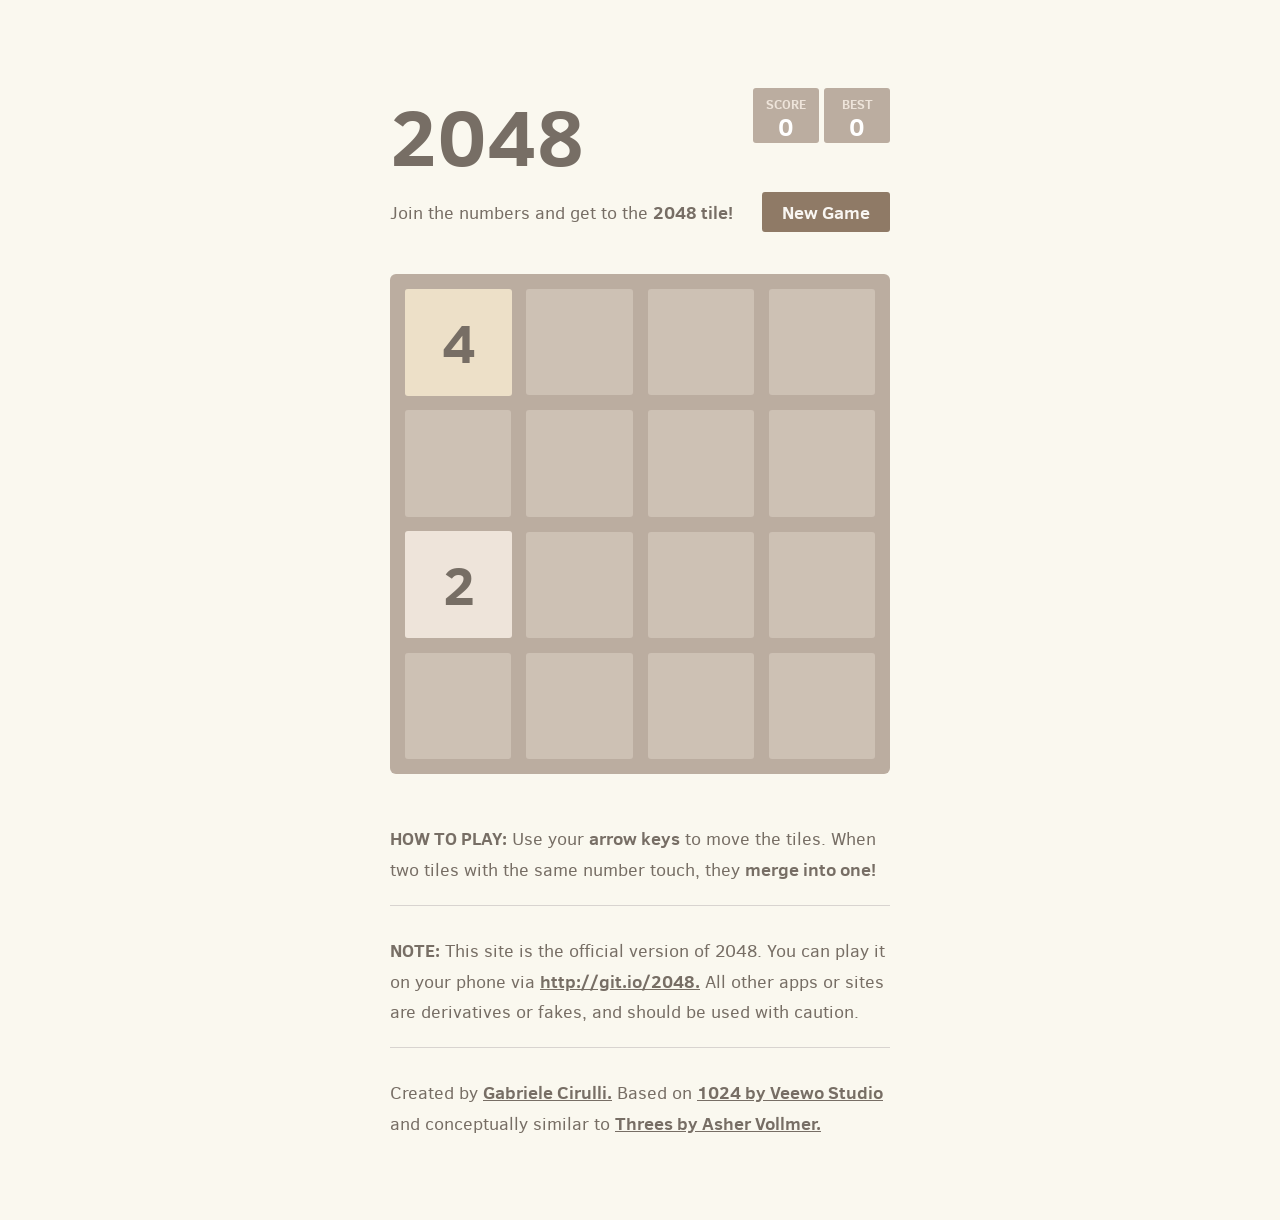
<file: 2048/index.html>
﻿<!DOCTYPE html>
<html>
<head>
  <meta charset="utf-8">
  <title>2048</title>

  <link href="style/main.css" rel="stylesheet" type="text/css">
  <link rel="shortcut icon" href="favicon.ico">
  <link rel="apple-touch-icon" href="meta/apple-touch-icon.png">
  <link rel="apple-touch-startup-image" href="meta/apple-touch-startup-image-640x1096.png" media="(device-width: 320px) and (device-height: 568px) and (-webkit-device-pixel-ratio: 2)"> <!-- iPhone 5+ -->
  <link rel="apple-touch-startup-image" href="meta/apple-touch-startup-image-640x920.png"  media="(device-width: 320px) and (device-height: 480px) and (-webkit-device-pixel-ratio: 2)"> <!-- iPhone, retina -->
  <meta name="apple-mobile-web-app-capable" content="yes">
  <meta name="apple-mobile-web-app-status-bar-style" content="black">

  <meta name="HandheldFriendly" content="True">
  <meta name="MobileOptimized" content="320">
  <meta name="viewport" content="width=device-width, target-densitydpi=160dpi, initial-scale=1.0, maximum-scale=1, user-scalable=no, minimal-ui">
</head>
<body>
  <div class="container">
    <div class="heading">
      <h1 class="title">2048</h1>
      <div class="scores-container">
        <div class="score-container">0</div>
        <div class="best-container">0</div>
      </div>
    </div>

    <div class="above-game">
      <p class="game-intro">Join the numbers and get to the <strong>2048 tile!</strong></p>
      <a class="restart-button">New Game</a>
    </div>

    <div class="game-container">
      <div class="game-message">
        <p></p>
        <div class="lower">
	        <a class="keep-playing-button">Keep going</a>
          <a class="retry-button">Try again</a>
        </div>
      </div>

      <div class="grid-container">
        <div class="grid-row">
          <div class="grid-cell"></div>
          <div class="grid-cell"></div>
          <div class="grid-cell"></div>
          <div class="grid-cell"></div>
        </div>
        <div class="grid-row">
          <div class="grid-cell"></div>
          <div class="grid-cell"></div>
          <div class="grid-cell"></div>
          <div class="grid-cell"></div>
        </div>
        <div class="grid-row">
          <div class="grid-cell"></div>
          <div class="grid-cell"></div>
          <div class="grid-cell"></div>
          <div class="grid-cell"></div>
        </div>
        <div class="grid-row">
          <div class="grid-cell"></div>
          <div class="grid-cell"></div>
          <div class="grid-cell"></div>
          <div class="grid-cell"></div>
        </div>
      </div>

      <div class="tile-container">

      </div>
    </div>

    <p class="game-explanation">
      <strong class="important">How to play:</strong> Use your <strong>arrow keys</strong> to move the tiles. When two tiles with the same number touch, they <strong>merge into one!</strong>
    </p>
    <hr>
    <p>
    <strong class="important">Note:</strong> This site is the official version of 2048. You can play it on your phone via <a href="http://git.io/2048">http://git.io/2048.</a> All other apps or sites are derivatives or fakes, and should be used with caution.
    </p>
    <hr>
    <p>
    Created by <a href="http://gabrielecirulli.com" target="_blank">Gabriele Cirulli.</a> Based on <a href="https://itunes.apple.com/us/app/1024!/id823499224" target="_blank">1024 by Veewo Studio</a> and conceptually similar to <a href="http://asherv.com/threes/" target="_blank">Threes by Asher Vollmer.</a>
    </p>
  </div>

  <script src="js/bind_polyfill.js"></script>
  <script src="js/classlist_polyfill.js"></script>
  <script src="js/animframe_polyfill.js"></script>
  <script src="js/keyboard_input_manager.js"></script>
  <script src="js/html_actuator.js"></script>
  <script src="js/grid.js"></script>
  <script src="js/tile.js"></script>
  <script src="js/local_storage_manager.js"></script>
  <script src="js/agent.js"></script>
  <script src="js/agentManager.js"></script>
  <script src="js/game_manager.js"></script>
  <script src="js/application.js"></script>
</body>
</html>
</file>
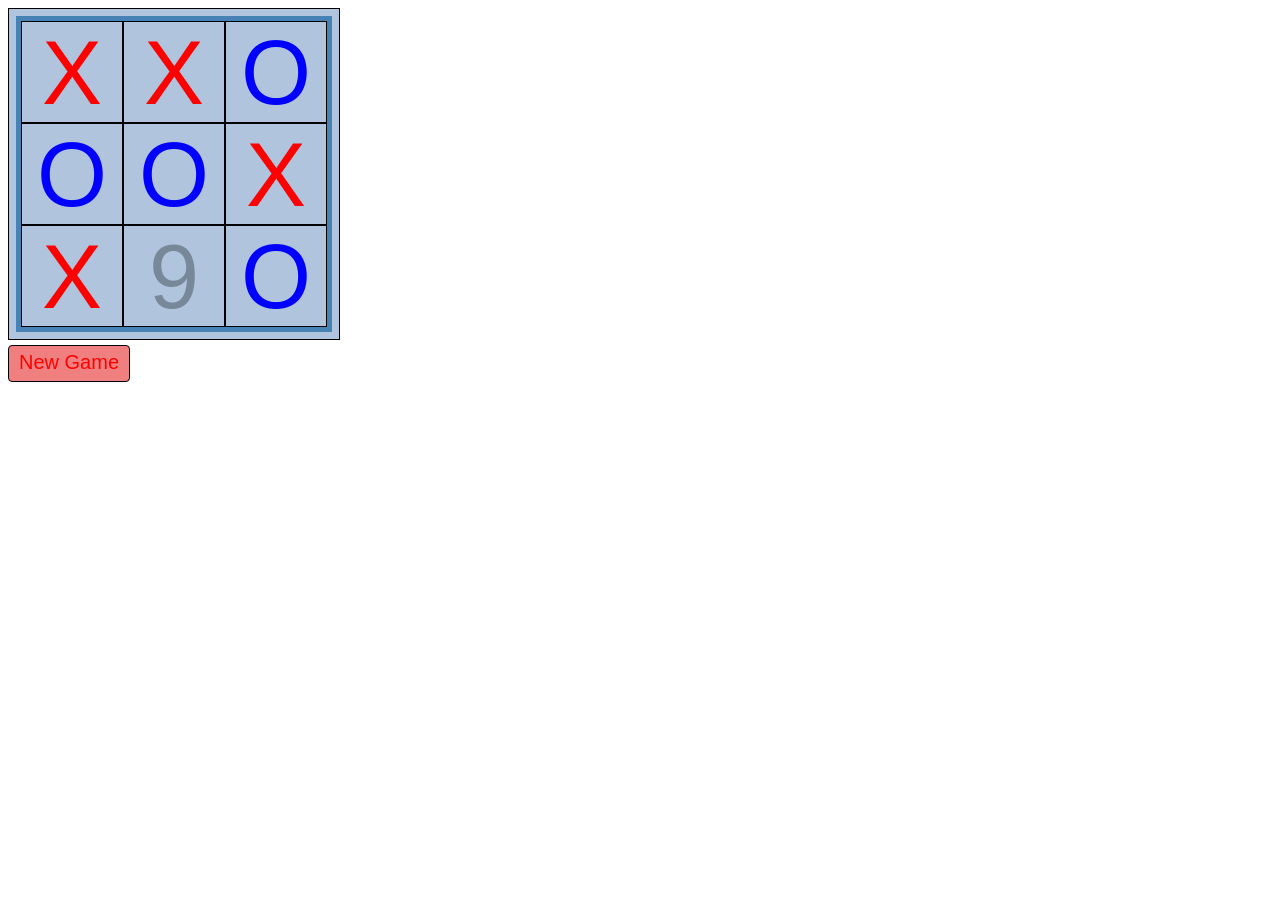
<file: Tic Tac Toe/index.html>
﻿
<!DOCTYPE html>
<html>
<head>
    <meta charset="utf-8">
    <title>Tic Tac Toe</title>
    <link type="text/css" rel="stylesheet" href="./style.css">
    <script type="text/javascript" src="./tictactoe.js"></script>
    <script type="text/javascript" src="./tictactoeAgent.js"></script>
</head>
<body>
    <div>
        <div>
            <div id="8">8</div>
            <div id="1">1</div>
            <div id="6">6</div>

            <div id="3">3</div>
            <div id="5">5</div>
            <div id="7">7</div>

            <div id="4">4</div>
            <div id="9">9</div>
            <div id="2">2</div>
        </div>
    </div>
    <div class="button" id="New Game">New Game</div>
</body>
</html>
</file>
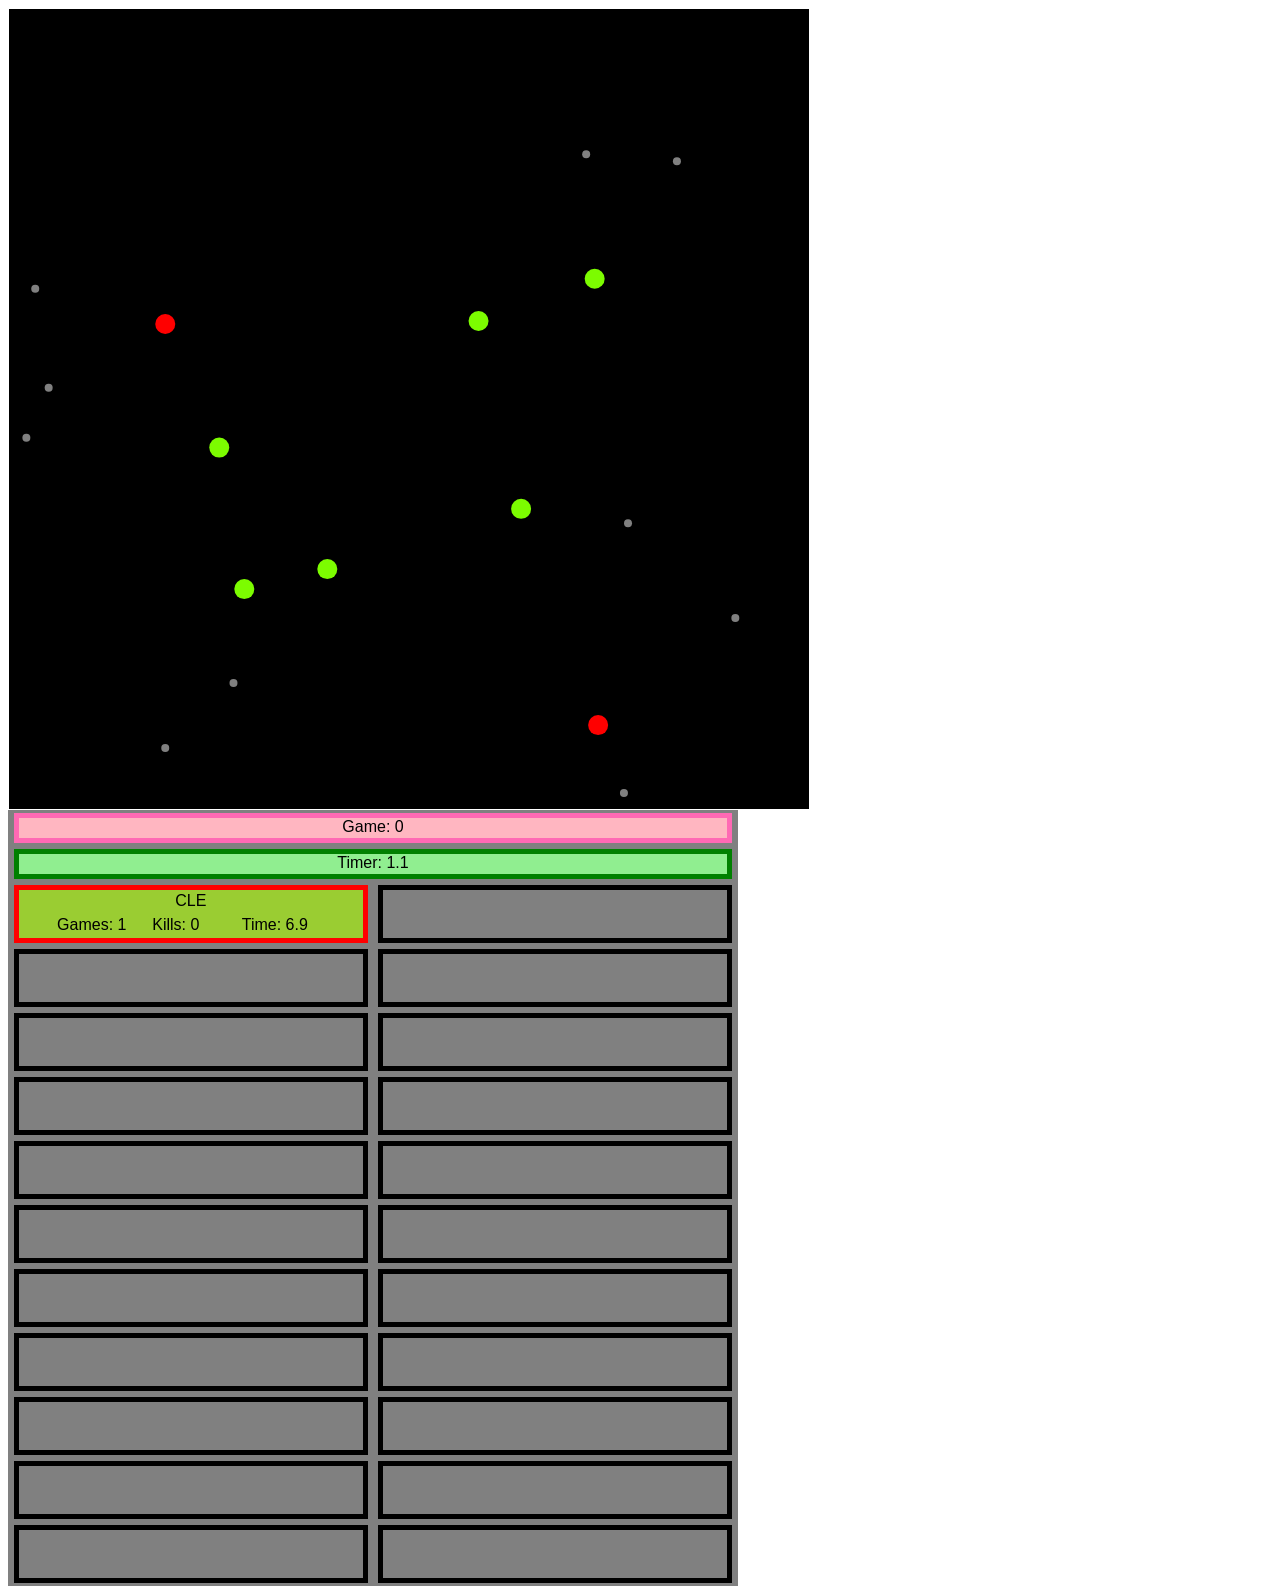
<file: Zombies/index.html>
﻿
<!DOCTYPE html>
<html>
<head>
    <meta charset="utf-8">
    <title>Zombies!</title>
    <link type="text/css" rel="stylesheet" href="./style.css">
    <script type="text/javascript" src="./assetmanager.js"></script>
    <script type="text/javascript" src="./gameengine.js"></script>
    <!-- <script type="text/javascript" src="./cpm.js"></script> -->
    <script type="text/javascript" src="./cl.js"></script>
    <script type="text/javascript" src="./main.js"></script>
</head>
<body>
    <canvas id="gameWorld" width="800" height="800" style="border: 1px solid white; background: black"></canvas>
    <div id="scoreboard">
        <div id="games">Game: 0</div>
        <div id="timer">Timer: 0</div>
        <div id="playerOne"><div class="name"></div><div class="games"></div><div class="kills"></div><div class="time"></div></div>
        <div id="playerTwo"><div class="name"></div><div class="games"></div><div class="kills"></div><div class="time"></div></div>
        <div id="playerThree"><div class="name"></div><div class="games"></div><div class="kills"></div><div class="time"></div></div>
        <div id="playerFour"><div class="name"></div><div class="games"></div><div class="kills"></div><div class="time"></div></div>
        <div id="playerFive"><div class="name"></div><div class="games"></div><div class="kills"></div><div class="time"></div></div>
        <div id="playerSix"><div class="name"></div><div class="games"></div><div class="kills"></div><div class="time"></div></div>
        <div id="playerSeven"><div class="name"></div><div class="games"></div><div class="kills"></div><div class="time"></div></div>
        <div id="playerEight"><div class="name"></div><div class="games"></div><div class="kills"></div><div class="time"></div></div>
        <div id="playerNine"><div class="name"></div><div class="games"></div><div class="kills"></div><div class="time"></div></div>
        <div id="playerTen"><div class="name"></div><div class="games"></div><div class="kills"></div><div class="time"></div></div>
        <div id="playerEleven"><div class="name"></div><div class="games"></div><div class="kills"></div><div class="time"></div></div>
        <div id="playerTwelve"><div class="name"></div><div class="games"></div><div class="kills"></div><div class="time"></div></div>
        <div id="playerThirteen"><div class="name"></div><div class="games"></div><div class="kills"></div><div class="time"></div></div>
        <div id="playerFourteen"><div class="name"></div><div class="games"></div><div class="kills"></div><div class="time"></div></div>
        <div id="playerFifteen"><div class="name"></div><div class="games"></div><div class="kills"></div><div class="time"></div></div>
        <div id="playerSixteen"><div class="name"></div><div class="games"></div><div class="kills"></div><div class="time"></div></div>
        <div id="playerSeventeen"><div class="name"></div><div class="games"></div><div class="kills"></div><div class="time"></div></div>
        <div id="playerEighteen"><div class="name"></div><div class="games"></div><div class="kills"></div><div class="time"></div></div>
        <div id="playerNineteen"><div class="name"></div><div class="games"></div><div class="kills"></div><div class="time"></div></div>
        <div id="playerTwenty"><div class="name"></div><div class="games"></div><div class="kills"></div><div class="time"></div></div>
        <div id="playerTwentyOne"><div class="name"></div><div class="games"></div><div class="kills"></div><div class="time"></div></div>
        <div id="playerTwentyTwo"><div class="name"></div><div class="games"></div><div class="kills"></div><div class="time"></div></div>
</div>
</body>
</html>
</file>
<file: 2048/style/main.css>
@import url(fonts/clear-sans.css);
html, body {
  margin: 0;
  padding: 0;
  background: #faf8ef;
  color: #776e65;
  font-family: "Clear Sans", "Helvetica Neue", Arial, sans-serif;
  font-size: 18px; }

body {
  margin: 80px 0; }

.heading:after {
  content: "";
  display: block;
  clear: both; }

h1.title {
  font-size: 80px;
  font-weight: bold;
  margin: 0;
  display: block;
  float: left; }

@-webkit-keyframes move-up {
  0% {
    top: 25px;
    opacity: 1; }

  100% {
    top: -50px;
    opacity: 0; } }
@-moz-keyframes move-up {
  0% {
    top: 25px;
    opacity: 1; }

  100% {
    top: -50px;
    opacity: 0; } }
@keyframes move-up {
  0% {
    top: 25px;
    opacity: 1; }

  100% {
    top: -50px;
    opacity: 0; } }
.scores-container {
  float: right;
  text-align: right; }

.score-container, .best-container {
  position: relative;
  display: inline-block;
  background: #bbada0;
  padding: 15px 25px;
  font-size: 25px;
  height: 25px;
  line-height: 47px;
  font-weight: bold;
  border-radius: 3px;
  color: white;
  margin-top: 8px;
  text-align: center; }
  .score-container:after, .best-container:after {
    position: absolute;
    width: 100%;
    top: 10px;
    left: 0;
    text-transform: uppercase;
    font-size: 13px;
    line-height: 13px;
    text-align: center;
    color: #eee4da; }
  .score-container .score-addition, .best-container .score-addition {
    position: absolute;
    right: 30px;
    color: red;
    font-size: 25px;
    line-height: 25px;
    font-weight: bold;
    color: rgba(119, 110, 101, 0.9);
    z-index: 100;
    -webkit-animation: move-up 600ms ease-in;
    -moz-animation: move-up 600ms ease-in;
    animation: move-up 600ms ease-in;
    -webkit-animation-fill-mode: both;
    -moz-animation-fill-mode: both;
    animation-fill-mode: both; }

.score-container:after {
  content: "Score"; }

.best-container:after {
  content: "Best"; }

p {
  margin-top: 0;
  margin-bottom: 10px;
  line-height: 1.65; }

a {
  color: #776e65;
  font-weight: bold;
  text-decoration: underline;
  cursor: pointer; }

strong.important {
  text-transform: uppercase; }

hr {
  border: none;
  border-bottom: 1px solid #d8d4d0;
  margin-top: 20px;
  margin-bottom: 30px; }

.container {
  width: 500px;
  margin: 0 auto; }

@-webkit-keyframes fade-in {
  0% {
    opacity: 0; }

  100% {
    opacity: 1; } }
@-moz-keyframes fade-in {
  0% {
    opacity: 0; }

  100% {
    opacity: 1; } }
@keyframes fade-in {
  0% {
    opacity: 0; }

  100% {
    opacity: 1; } }
.game-container {
  margin-top: 40px;
  position: relative;
  padding: 15px;
  cursor: default;
  -webkit-touch-callout: none;
  -ms-touch-callout: none;
  -webkit-user-select: none;
  -moz-user-select: none;
  -ms-user-select: none;
  -ms-touch-action: none;
  touch-action: none;
  background: #bbada0;
  border-radius: 6px;
  width: 500px;
  height: 500px;
  -webkit-box-sizing: border-box;
  -moz-box-sizing: border-box;
  box-sizing: border-box; }
  .game-container .game-message {
    display: none;
    position: absolute;
    top: 0;
    right: 0;
    bottom: 0;
    left: 0;
    background: rgba(238, 228, 218, 0.5);
    z-index: 100;
    text-align: center;
    -webkit-animation: fade-in 800ms ease 1200ms;
    -moz-animation: fade-in 800ms ease 1200ms;
    animation: fade-in 800ms ease 1200ms;
    -webkit-animation-fill-mode: both;
    -moz-animation-fill-mode: both;
    animation-fill-mode: both; }
    .game-container .game-message p {
      font-size: 60px;
      font-weight: bold;
      height: 60px;
      line-height: 60px;
      margin-top: 222px; }
    .game-container .game-message .lower {
      display: block;
      margin-top: 59px; }
    .game-container .game-message a {
      display: inline-block;
      background: #8f7a66;
      border-radius: 3px;
      padding: 0 20px;
      text-decoration: none;
      color: #f9f6f2;
      height: 40px;
      line-height: 42px;
      margin-left: 9px; }
      .game-container .game-message a.keep-playing-button {
        display: none; }
    .game-container .game-message.game-won {
      background: rgba(237, 194, 46, 0.5);
      color: #f9f6f2; }
      .game-container .game-message.game-won a.keep-playing-button {
        display: inline-block; }
    .game-container .game-message.game-won, .game-container .game-message.game-over {
      display: block; }

.grid-container {
  position: absolute;
  z-index: 1; }

.grid-row {
  margin-bottom: 15px; }
  .grid-row:last-child {
    margin-bottom: 0; }
  .grid-row:after {
    content: "";
    display: block;
    clear: both; }

.grid-cell {
  width: 106.25px;
  height: 106.25px;
  margin-right: 15px;
  float: left;
  border-radius: 3px;
  background: rgba(238, 228, 218, 0.35); }
  .grid-cell:last-child {
    margin-right: 0; }

.tile-container {
  position: absolute;
  z-index: 2; }

.tile, .tile .tile-inner {
  width: 107px;
  height: 107px;
  line-height: 107px; }
.tile.tile-position-1-1 {
  -webkit-transform: translate(0px, 0px);
  -moz-transform: translate(0px, 0px);
  transform: translate(0px, 0px); }
.tile.tile-position-1-2 {
  -webkit-transform: translate(0px, 121px);
  -moz-transform: translate(0px, 121px);
  transform: translate(0px, 121px); }
.tile.tile-position-1-3 {
  -webkit-transform: translate(0px, 242px);
  -moz-transform: translate(0px, 242px);
  transform: translate(0px, 242px); }
.tile.tile-position-1-4 {
  -webkit-transform: translate(0px, 363px);
  -moz-transform: translate(0px, 363px);
  transform: translate(0px, 363px); }
.tile.tile-position-2-1 {
  -webkit-transform: translate(121px, 0px);
  -moz-transform: translate(121px, 0px);
  transform: translate(121px, 0px); }
.tile.tile-position-2-2 {
  -webkit-transform: translate(121px, 121px);
  -moz-transform: translate(121px, 121px);
  transform: translate(121px, 121px); }
.tile.tile-position-2-3 {
  -webkit-transform: translate(121px, 242px);
  -moz-transform: translate(121px, 242px);
  transform: translate(121px, 242px); }
.tile.tile-position-2-4 {
  -webkit-transform: translate(121px, 363px);
  -moz-transform: translate(121px, 363px);
  transform: translate(121px, 363px); }
.tile.tile-position-3-1 {
  -webkit-transform: translate(242px, 0px);
  -moz-transform: translate(242px, 0px);
  transform: translate(242px, 0px); }
.tile.tile-position-3-2 {
  -webkit-transform: translate(242px, 121px);
  -moz-transform: translate(242px, 121px);
  transform: translate(242px, 121px); }
.tile.tile-position-3-3 {
  -webkit-transform: translate(242px, 242px);
  -moz-transform: translate(242px, 242px);
  transform: translate(242px, 242px); }
.tile.tile-position-3-4 {
  -webkit-transform: translate(242px, 363px);
  -moz-transform: translate(242px, 363px);
  transform: translate(242px, 363px); }
.tile.tile-position-4-1 {
  -webkit-transform: translate(363px, 0px);
  -moz-transform: translate(363px, 0px);
  transform: translate(363px, 0px); }
.tile.tile-position-4-2 {
  -webkit-transform: translate(363px, 121px);
  -moz-transform: translate(363px, 121px);
  transform: translate(363px, 121px); }
.tile.tile-position-4-3 {
  -webkit-transform: translate(363px, 242px);
  -moz-transform: translate(363px, 242px);
  transform: translate(363px, 242px); }
.tile.tile-position-4-4 {
  -webkit-transform: translate(363px, 363px);
  -moz-transform: translate(363px, 363px);
  transform: translate(363px, 363px); }

.tile {
  position: absolute;
  -webkit-transition: 100ms ease-in-out;
  -moz-transition: 100ms ease-in-out;
  transition: 100ms ease-in-out;
  -webkit-transition-property: -webkit-transform;
  -moz-transition-property: -moz-transform;
  transition-property: transform; }
  .tile .tile-inner {
    border-radius: 3px;
    background: #eee4da;
    text-align: center;
    font-weight: bold;
    z-index: 10;
    font-size: 55px; }
  .tile.tile-2 .tile-inner {
    background: #eee4da;
    box-shadow: 0 0 30px 10px rgba(243, 215, 116, 0), inset 0 0 0 1px rgba(255, 255, 255, 0); }
  .tile.tile-4 .tile-inner {
    background: #ede0c8;
    box-shadow: 0 0 30px 10px rgba(243, 215, 116, 0), inset 0 0 0 1px rgba(255, 255, 255, 0); }
  .tile.tile-8 .tile-inner {
    color: #f9f6f2;
    background: #f2b179; }
  .tile.tile-16 .tile-inner {
    color: #f9f6f2;
    background: #f59563; }
  .tile.tile-32 .tile-inner {
    color: #f9f6f2;
    background: #f67c5f; }
  .tile.tile-64 .tile-inner {
    color: #f9f6f2;
    background: #f65e3b; }
  .tile.tile-128 .tile-inner {
    color: #f9f6f2;
    background: #edcf72;
    box-shadow: 0 0 30px 10px rgba(243, 215, 116, 0.2381), inset 0 0 0 1px rgba(255, 255, 255, 0.14286);
    font-size: 45px; }
    @media screen and (max-width: 520px) {
      .tile.tile-128 .tile-inner {
        font-size: 25px; } }
  .tile.tile-256 .tile-inner {
    color: #f9f6f2;
    background: #edcc61;
    box-shadow: 0 0 30px 10px rgba(243, 215, 116, 0.31746), inset 0 0 0 1px rgba(255, 255, 255, 0.19048);
    font-size: 45px; }
    @media screen and (max-width: 520px) {
      .tile.tile-256 .tile-inner {
        font-size: 25px; } }
  .tile.tile-512 .tile-inner {
    color: #f9f6f2;
    background: #edc850;
    box-shadow: 0 0 30px 10px rgba(243, 215, 116, 0.39683), inset 0 0 0 1px rgba(255, 255, 255, 0.2381);
    font-size: 45px; }
    @media screen and (max-width: 520px) {
      .tile.tile-512 .tile-inner {
        font-size: 25px; } }
  .tile.tile-1024 .tile-inner {
    color: #f9f6f2;
    background: #edc53f;
    box-shadow: 0 0 30px 10px rgba(243, 215, 116, 0.47619), inset 0 0 0 1px rgba(255, 255, 255, 0.28571);
    font-size: 35px; }
    @media screen and (max-width: 520px) {
      .tile.tile-1024 .tile-inner {
        font-size: 15px; } }
  .tile.tile-2048 .tile-inner {
    color: #f9f6f2;
    background: #edc22e;
    box-shadow: 0 0 30px 10px rgba(243, 215, 116, 0.55556), inset 0 0 0 1px rgba(255, 255, 255, 0.33333);
    font-size: 35px; }
    @media screen and (max-width: 520px) {
      .tile.tile-2048 .tile-inner {
        font-size: 15px; } }
  .tile.tile-super .tile-inner {
    color: #f9f6f2;
    background: #3c3a32;
    font-size: 30px; }
    @media screen and (max-width: 520px) {
      .tile.tile-super .tile-inner {
        font-size: 10px; } }

@-webkit-keyframes appear {
  0% {
    opacity: 0;
    -webkit-transform: scale(0);
    -moz-transform: scale(0);
    transform: scale(0); }

  100% {
    opacity: 1;
    -webkit-transform: scale(1);
    -moz-transform: scale(1);
    transform: scale(1); } }
@-moz-keyframes appear {
  0% {
    opacity: 0;
    -webkit-transform: scale(0);
    -moz-transform: scale(0);
    transform: scale(0); }

  100% {
    opacity: 1;
    -webkit-transform: scale(1);
    -moz-transform: scale(1);
    transform: scale(1); } }
@keyframes appear {
  0% {
    opacity: 0;
    -webkit-transform: scale(0);
    -moz-transform: scale(0);
    transform: scale(0); }

  100% {
    opacity: 1;
    -webkit-transform: scale(1);
    -moz-transform: scale(1);
    transform: scale(1); } }
.tile-new .tile-inner {
  -webkit-animation: appear 200ms ease 100ms;
  -moz-animation: appear 200ms ease 100ms;
  animation: appear 200ms ease 100ms;
  -webkit-animation-fill-mode: backwards;
  -moz-animation-fill-mode: backwards;
  animation-fill-mode: backwards; }

@-webkit-keyframes pop {
  0% {
    -webkit-transform: scale(0);
    -moz-transform: scale(0);
    transform: scale(0); }

  50% {
    -webkit-transform: scale(1.2);
    -moz-transform: scale(1.2);
    transform: scale(1.2); }

  100% {
    -webkit-transform: scale(1);
    -moz-transform: scale(1);
    transform: scale(1); } }
@-moz-keyframes pop {
  0% {
    -webkit-transform: scale(0);
    -moz-transform: scale(0);
    transform: scale(0); }

  50% {
    -webkit-transform: scale(1.2);
    -moz-transform: scale(1.2);
    transform: scale(1.2); }

  100% {
    -webkit-transform: scale(1);
    -moz-transform: scale(1);
    transform: scale(1); } }
@keyframes pop {
  0% {
    -webkit-transform: scale(0);
    -moz-transform: scale(0);
    transform: scale(0); }

  50% {
    -webkit-transform: scale(1.2);
    -moz-transform: scale(1.2);
    transform: scale(1.2); }

  100% {
    -webkit-transform: scale(1);
    -moz-transform: scale(1);
    transform: scale(1); } }
.tile-merged .tile-inner {
  z-index: 20;
  -webkit-animation: pop 200ms ease 100ms;
  -moz-animation: pop 200ms ease 100ms;
  animation: pop 200ms ease 100ms;
  -webkit-animation-fill-mode: backwards;
  -moz-animation-fill-mode: backwards;
  animation-fill-mode: backwards; }

.above-game:after {
  content: "";
  display: block;
  clear: both; }

.game-intro {
  float: left;
  line-height: 42px;
  margin-bottom: 0; }

.restart-button {
  display: inline-block;
  background: #8f7a66;
  border-radius: 3px;
  padding: 0 20px;
  text-decoration: none;
  color: #f9f6f2;
  height: 40px;
  line-height: 42px;
  display: block;
  text-align: center;
  float: right; }

.game-explanation {
  margin-top: 50px; }

@media screen and (max-width: 520px) {
  html, body {
    font-size: 15px; }

  body {
    margin: 20px 0;
    padding: 0 20px; }

  h1.title {
    font-size: 27px;
    margin-top: 15px; }

  .container {
    width: 280px;
    margin: 0 auto; }

  .score-container, .best-container {
    margin-top: 0;
    padding: 15px 10px;
    min-width: 40px; }

  .heading {
    margin-bottom: 10px; }

  .game-intro {
    width: 55%;
    display: block;
    box-sizing: border-box;
    line-height: 1.65; }

  .restart-button {
    width: 42%;
    padding: 0;
    display: block;
    box-sizing: border-box;
    margin-top: 2px; }

  .game-container {
    margin-top: 17px;
    position: relative;
    padding: 10px;
    cursor: default;
    -webkit-touch-callout: none;
    -ms-touch-callout: none;
    -webkit-user-select: none;
    -moz-user-select: none;
    -ms-user-select: none;
    -ms-touch-action: none;
    touch-action: none;
    background: #bbada0;
    border-radius: 6px;
    width: 280px;
    height: 280px;
    -webkit-box-sizing: border-box;
    -moz-box-sizing: border-box;
    box-sizing: border-box; }
    .game-container .game-message {
      display: none;
      position: absolute;
      top: 0;
      right: 0;
      bottom: 0;
      left: 0;
      background: rgba(238, 228, 218, 0.5);
      z-index: 100;
      text-align: center;
      -webkit-animation: fade-in 800ms ease 1200ms;
      -moz-animation: fade-in 800ms ease 1200ms;
      animation: fade-in 800ms ease 1200ms;
      -webkit-animation-fill-mode: both;
      -moz-animation-fill-mode: both;
      animation-fill-mode: both; }
      .game-container .game-message p {
        font-size: 60px;
        font-weight: bold;
        height: 60px;
        line-height: 60px;
        margin-top: 222px; }
      .game-container .game-message .lower {
        display: block;
        margin-top: 59px; }
      .game-container .game-message a {
        display: inline-block;
        background: #8f7a66;
        border-radius: 3px;
        padding: 0 20px;
        text-decoration: none;
        color: #f9f6f2;
        height: 40px;
        line-height: 42px;
        margin-left: 9px; }
        .game-container .game-message a.keep-playing-button {
          display: none; }
      .game-container .game-message.game-won {
        background: rgba(237, 194, 46, 0.5);
        color: #f9f6f2; }
        .game-container .game-message.game-won a.keep-playing-button {
          display: inline-block; }
      .game-container .game-message.game-won, .game-container .game-message.game-over {
        display: block; }

  .grid-container {
    position: absolute;
    z-index: 1; }

  .grid-row {
    margin-bottom: 10px; }
    .grid-row:last-child {
      margin-bottom: 0; }
    .grid-row:after {
      content: "";
      display: block;
      clear: both; }

  .grid-cell {
    width: 57.5px;
    height: 57.5px;
    margin-right: 10px;
    float: left;
    border-radius: 3px;
    background: rgba(238, 228, 218, 0.35); }
    .grid-cell:last-child {
      margin-right: 0; }

  .tile-container {
    position: absolute;
    z-index: 2; }

  .tile, .tile .tile-inner {
    width: 58px;
    height: 58px;
    line-height: 58px; }
  .tile.tile-position-1-1 {
    -webkit-transform: translate(0px, 0px);
    -moz-transform: translate(0px, 0px);
    transform: translate(0px, 0px); }
  .tile.tile-position-1-2 {
    -webkit-transform: translate(0px, 67px);
    -moz-transform: translate(0px, 67px);
    transform: translate(0px, 67px); }
  .tile.tile-position-1-3 {
    -webkit-transform: translate(0px, 135px);
    -moz-transform: translate(0px, 135px);
    transform: translate(0px, 135px); }
  .tile.tile-position-1-4 {
    -webkit-transform: translate(0px, 202px);
    -moz-transform: translate(0px, 202px);
    transform: translate(0px, 202px); }
  .tile.tile-position-2-1 {
    -webkit-transform: translate(67px, 0px);
    -moz-transform: translate(67px, 0px);
    transform: translate(67px, 0px); }
  .tile.tile-position-2-2 {
    -webkit-transform: translate(67px, 67px);
    -moz-transform: translate(67px, 67px);
    transform: translate(67px, 67px); }
  .tile.tile-position-2-3 {
    -webkit-transform: translate(67px, 135px);
    -moz-transform: translate(67px, 135px);
    transform: translate(67px, 135px); }
  .tile.tile-position-2-4 {
    -webkit-transform: translate(67px, 202px);
    -moz-transform: translate(67px, 202px);
    transform: translate(67px, 202px); }
  .tile.tile-position-3-1 {
    -webkit-transform: translate(135px, 0px);
    -moz-transform: translate(135px, 0px);
    transform: translate(135px, 0px); }
  .tile.tile-position-3-2 {
    -webkit-transform: translate(135px, 67px);
    -moz-transform: translate(135px, 67px);
    transform: translate(135px, 67px); }
  .tile.tile-position-3-3 {
    -webkit-transform: translate(135px, 135px);
    -moz-transform: translate(135px, 135px);
    transform: translate(135px, 135px); }
  .tile.tile-position-3-4 {
    -webkit-transform: translate(135px, 202px);
    -moz-transform: translate(135px, 202px);
    transform: translate(135px, 202px); }
  .tile.tile-position-4-1 {
    -webkit-transform: translate(202px, 0px);
    -moz-transform: translate(202px, 0px);
    transform: translate(202px, 0px); }
  .tile.tile-position-4-2 {
    -webkit-transform: translate(202px, 67px);
    -moz-transform: translate(202px, 67px);
    transform: translate(202px, 67px); }
  .tile.tile-position-4-3 {
    -webkit-transform: translate(202px, 135px);
    -moz-transform: translate(202px, 135px);
    transform: translate(202px, 135px); }
  .tile.tile-position-4-4 {
    -webkit-transform: translate(202px, 202px);
    -moz-transform: translate(202px, 202px);
    transform: translate(202px, 202px); }

  .tile .tile-inner {
    font-size: 35px; }

  .game-message p {
    font-size: 30px !important;
    height: 30px !important;
    line-height: 30px !important;
    margin-top: 90px !important; }
  .game-message .lower {
    margin-top: 30px !important; } }
</file>
<file: Tic Tac Toe/style.css>
div {
    border: 1px solid black;
    background-color: lightsteelblue;
    height: 330px;
    width: 330px;
    display: table-cell;
    vertical-align: middle;
    text-align: center;
}
div div {
    border: 5px solid steelblue;
    height: 306px;
    width: 306px;
    display: inline-block;
}

div div div{
    border: 1px solid black;
    font: 90px arial;
    color: lightslategrey;
    width: 100px;
    height: 100px;
    float: left;
}

.X {
    color: red;
}

.O {
    color: blue;
}

.button {
    border: 1px solid black;
    background-color:lightcoral;
    color: red;
    border-radius: 4px;
    font: 20px arial;
    margin-top:5px;
    padding-top: 5px;
    display:block;
    height: 30px;
    width: 120px;
}
</file>
<file: Zombies/style.css>
canvas {
    display: inline;
    float: left;
}

div {
    font: 16px arial, verdanna;
    background-color: gray;
    width: 730px;
    display:inline-block;
    vertical-align: middle;
    text-align: center;
}

div div {
    border: 5px solid black;
    background-color: transparent;
    height: 48px;
    width: 344px;
    display: inline-block;
    margin: 3px;
}

#games {
    border: 5px solid hotpink;
    background-color: lightpink;
    width: 708px;
    height: 20px;
}

#timer {
    border: 5px solid green;
    background-color: lightgreen;
    width: 708px;
    height: 20px;
}

.name {
    border: 2px solid transparent;
    width: 340px;
    height: 20px;
    margin: 0px;
}

.kills {
    border: 2px solid transparent;
    height: 20px;
    width: 80px;
    display: inline-block;
    margin: 0px;
}

.games {
    border: 2px solid transparent;
    height: 20px;
    width: 80px;
    display: inline-block;
    margin: 0px;
}

.time {
    border: 2px solid transparent;
    height: 20px;
    width: 110px;
    display: inline-block;
    margin: 0px;
}

.p1 {
    border: 5px solid red;
    background-color: yellowgreen;
}

.p2 {
    border: 5px solid red;
    background-color: orchid;
}

.p3 {
    border: 5px solid red;
    background-color: turquoise;
}

.p4 {
    border: 5px solid red;
    background-color: gold;
}

.p5 {
    border: 5px solid red;
    background-color: skyblue;
}

.p6 {
    border: 5px solid red;
    background-color: white;
}

.O {
    color: blue;
}

.button {
    border: 1px solid black;
    background-color:lightcoral;
    color: red;
    border-radius: 4px;
    font: 20px arial;
    margin-top:5px;
    padding-top: 5px;
    display:block;
    height: 30px;
    width: 120px;
}
</file>
